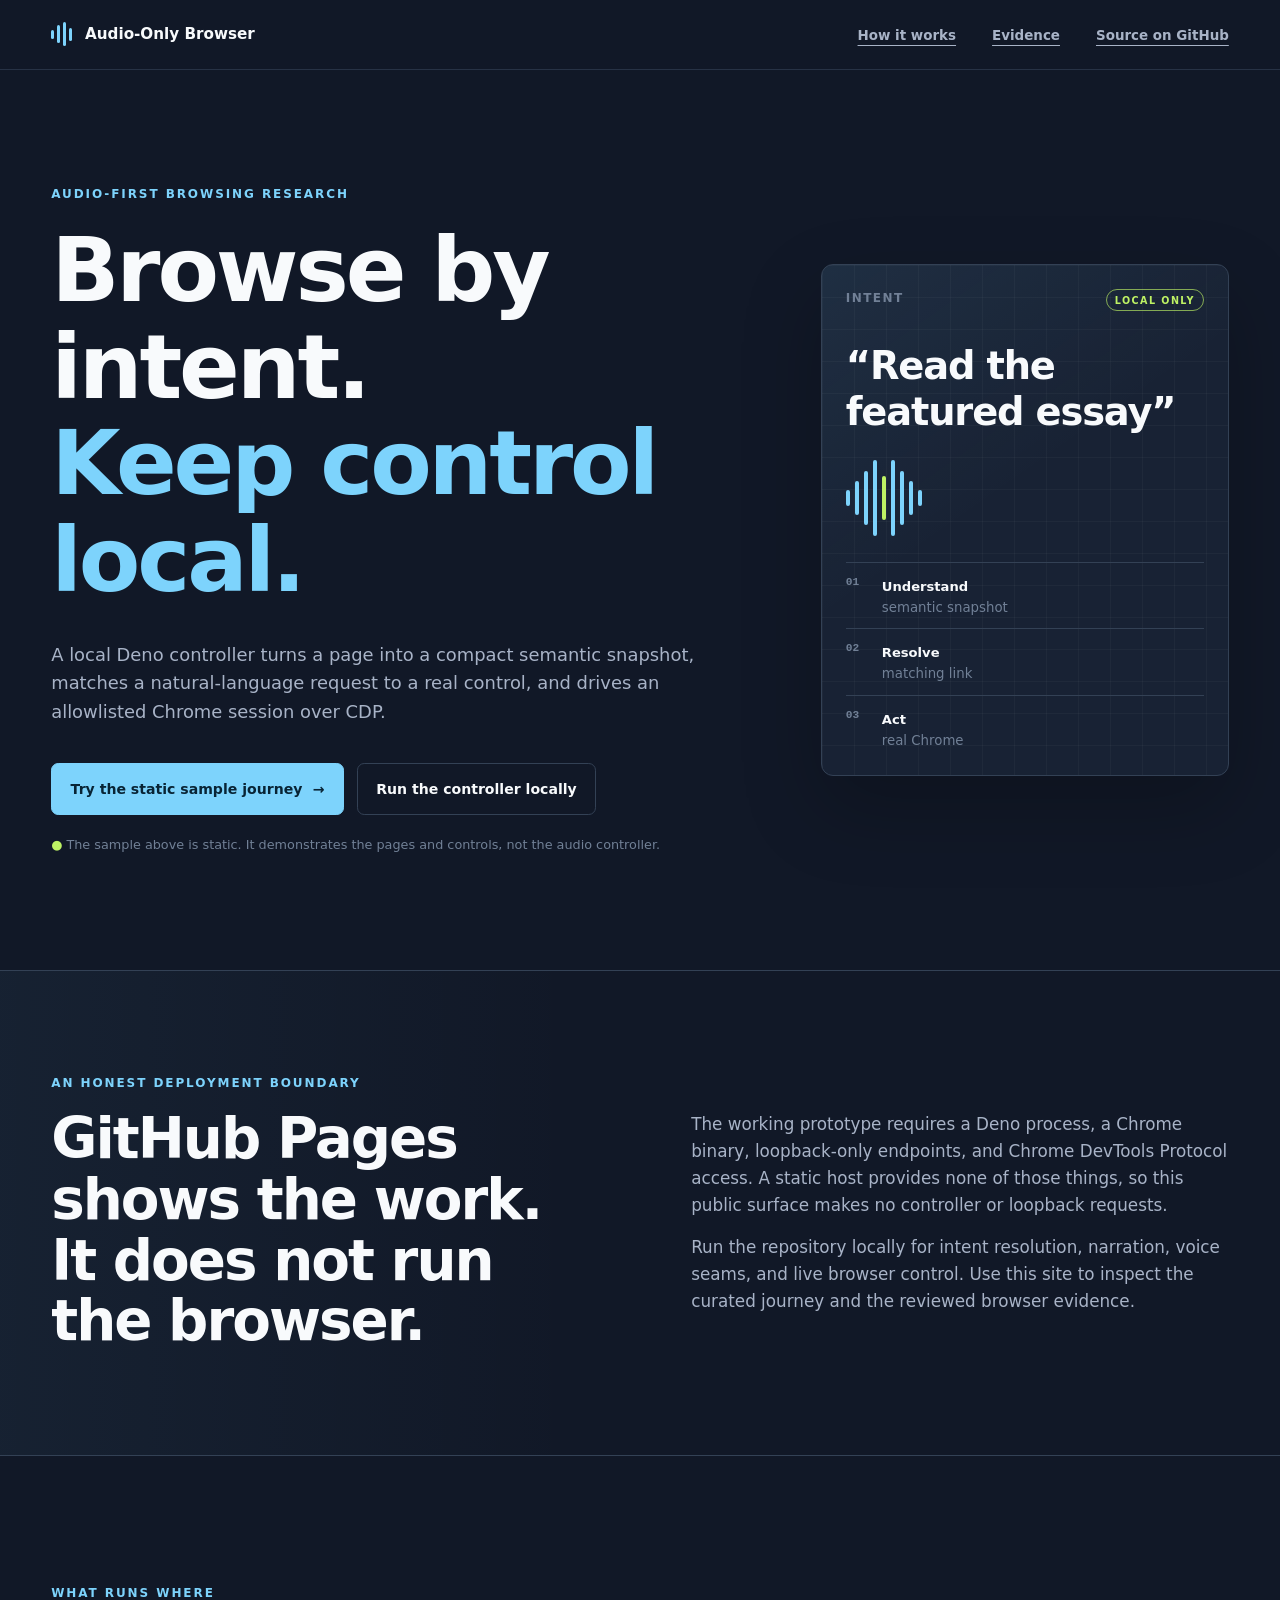
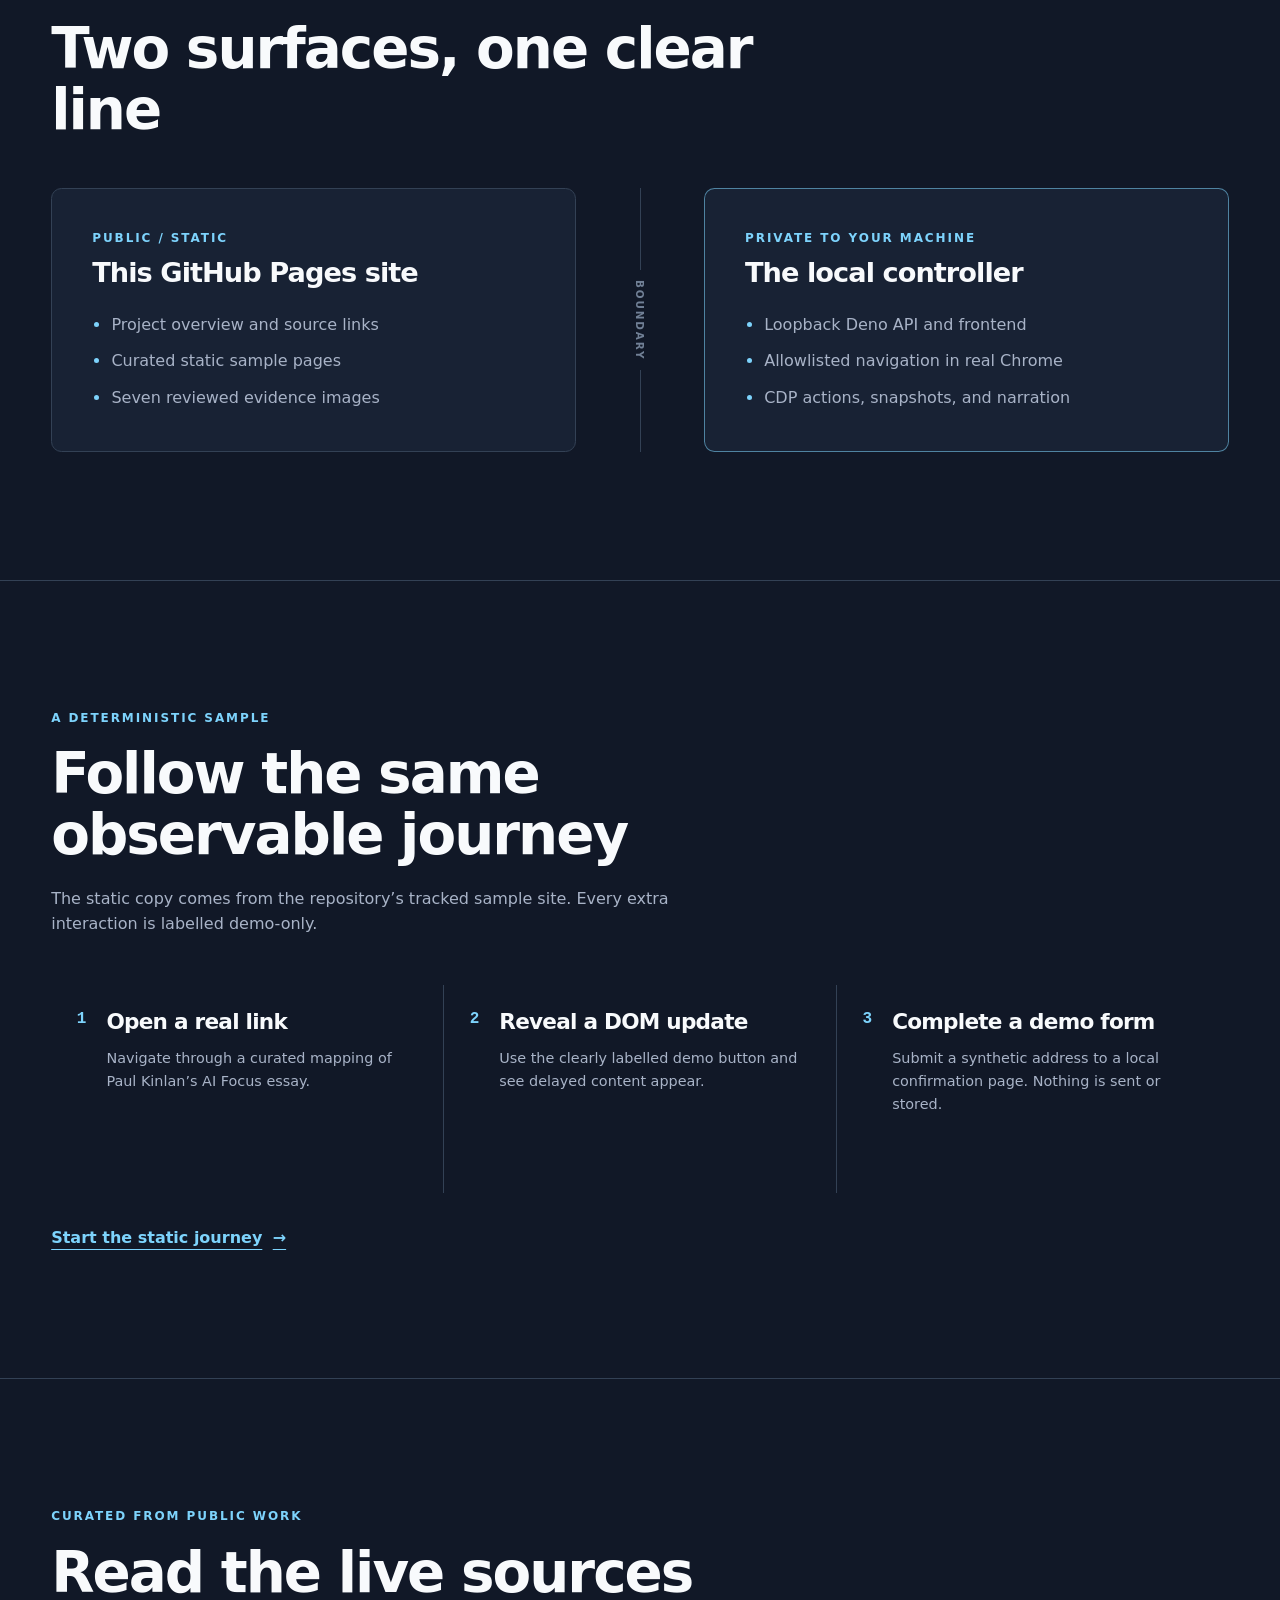
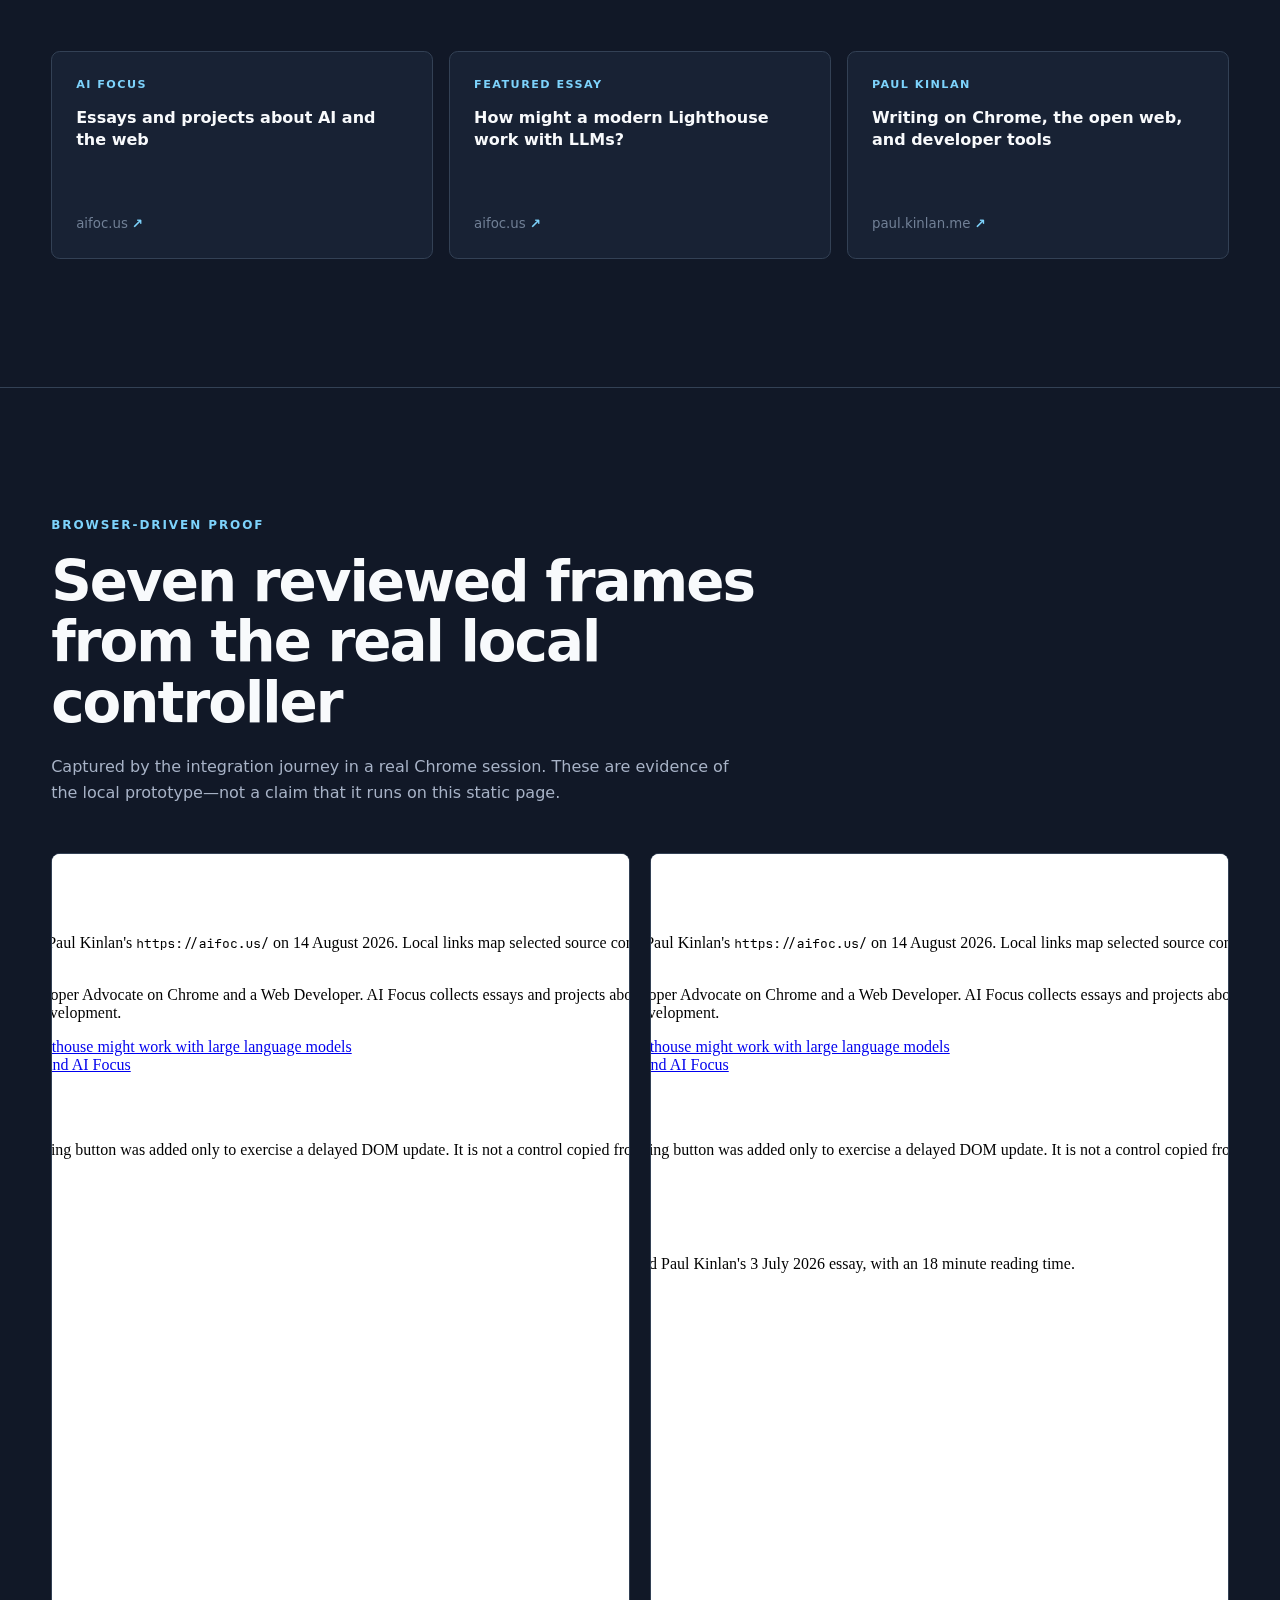
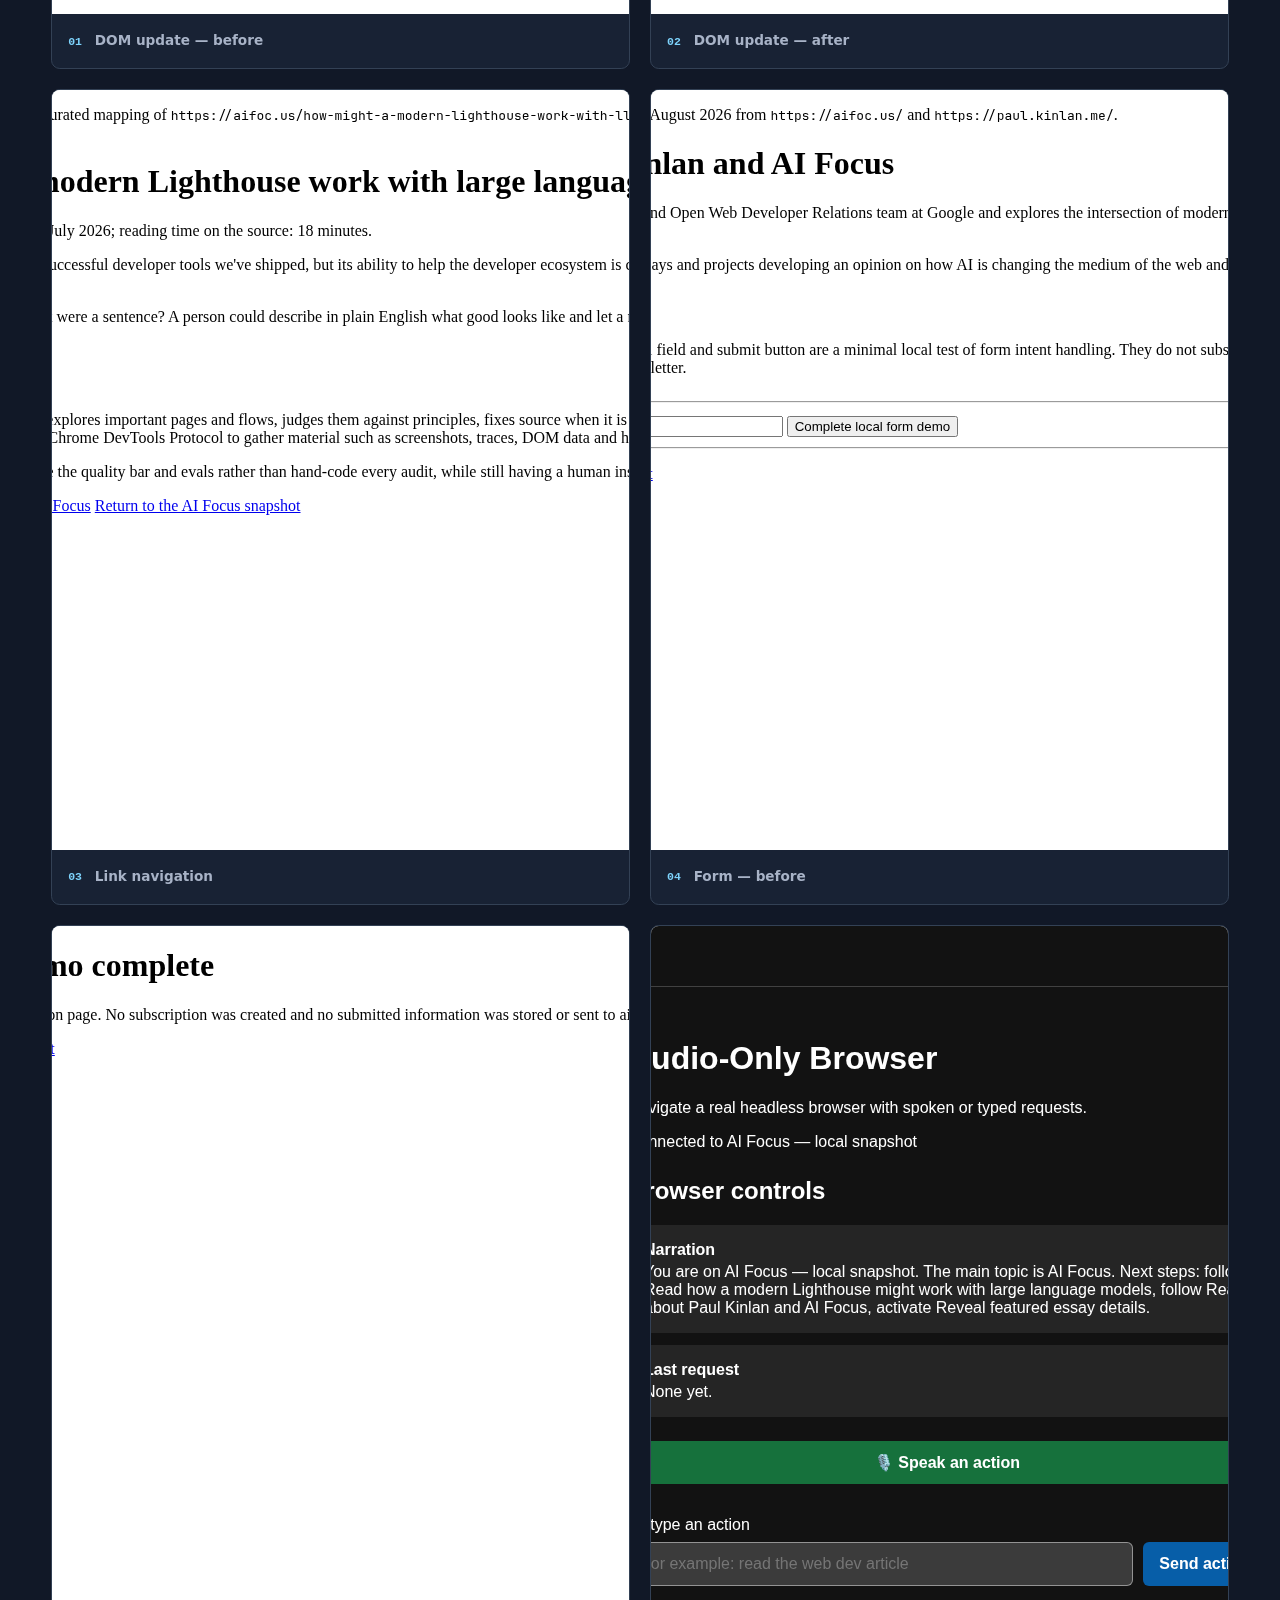
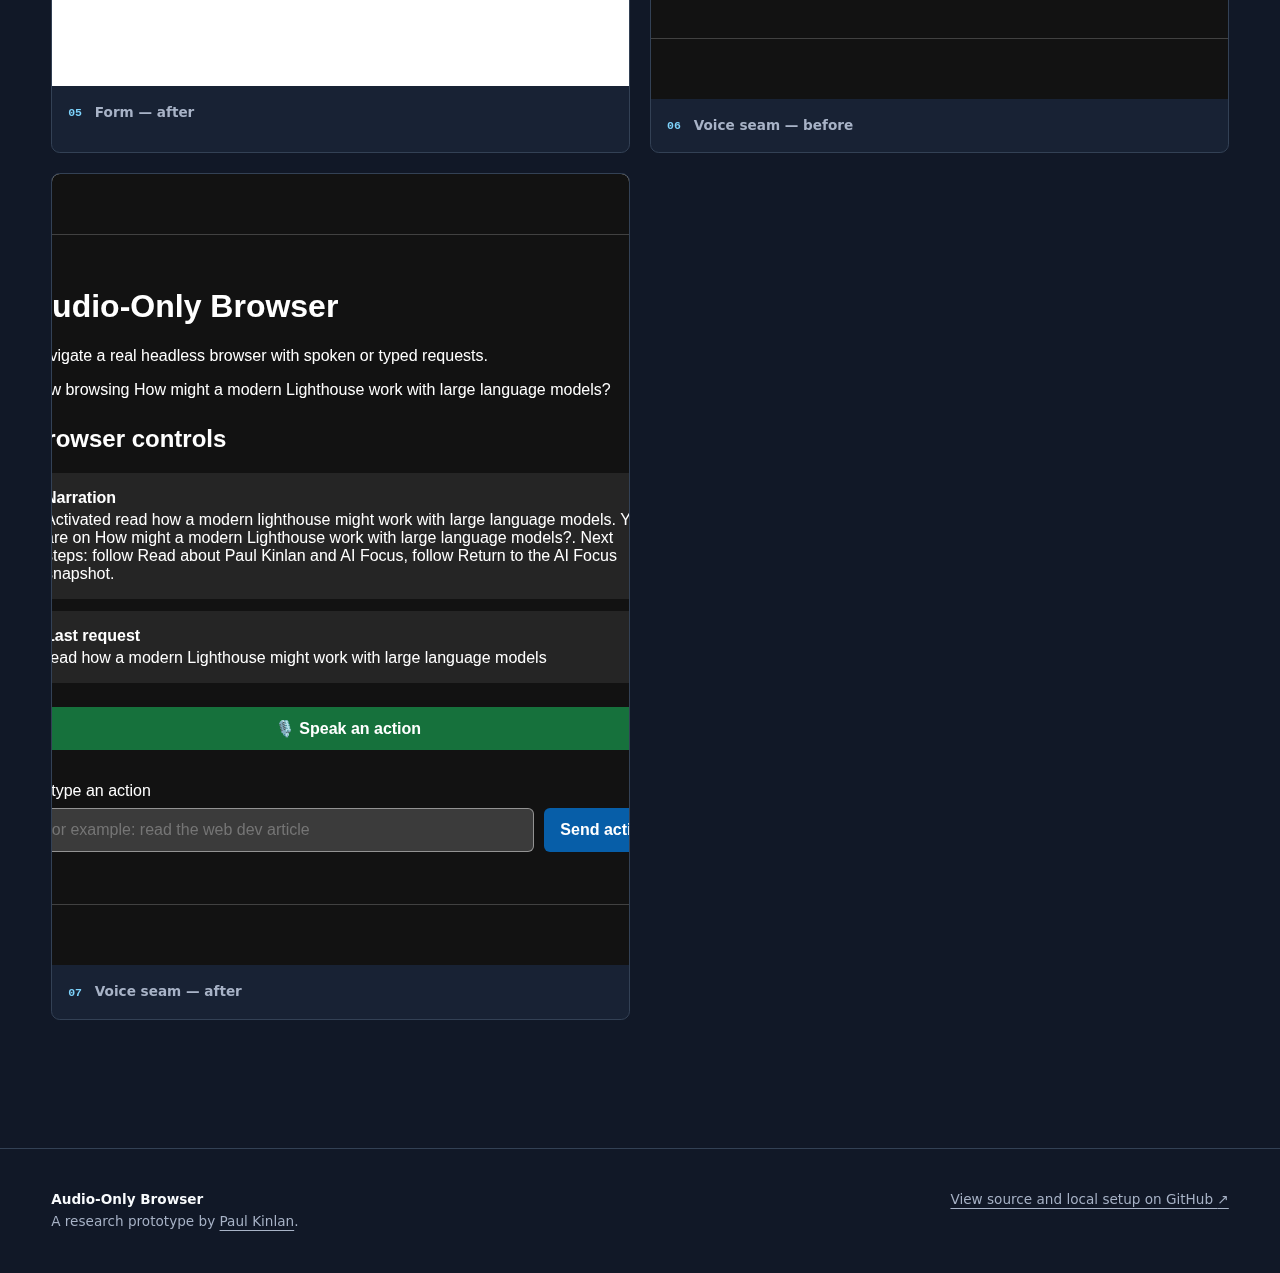
<file: docs/index.html>
<!DOCTYPE html>
<html lang="en-GB">
  <head>
    <meta charset="UTF-8">
    <meta name="viewport" content="width=device-width, initial-scale=1">
    <meta name="description" content="Audio-Only Browser is a local-only research prototype that drives an allowlisted Chrome session by intent. Explore its static sample and reviewed evidence.">
    <meta name="theme-color" content="#111827">
    <link rel="icon" href="data:image/svg+xml,%3Csvg xmlns='http://www.w3.org/2000/svg' viewBox='0 0 32 32'%3E%3Crect width='32' height='32' rx='8' fill='%23111827'/%3E%3Cpath d='M9 19v-6m5 10V9m5 12V11m5 7v-4' stroke='%237dd3fc' stroke-width='3' stroke-linecap='round'/%3E%3C/svg%3E">
    <link rel="stylesheet" href="./assets/site.css">
    <title>Audio-Only Browser — local control, public evidence</title>
  </head>
  <body>
    <a class="skip-link" href="#content">Skip to main content</a>
    <header class="site-header">
      <a class="brand" href="./" aria-label="Audio-Only Browser home">
        <span class="brand-mark" aria-hidden="true"><i></i><i></i><i></i><i></i></span>
        <span>Audio-Only Browser</span>
      </a>
      <nav aria-label="Primary">
        <ul>
          <li><a href="#boundary">How it works</a></li>
          <li><a id="view-evidence" href="#evidence">Evidence</a></li>
          <li><a href="https://github.com/PaulKinlan/audio-only-browser">Source on GitHub</a></li>
        </ul>
      </nav>
    </header>

    <main id="content" tabindex="-1">
      <section class="hero" aria-labelledby="hero-title">
        <div class="hero-copy">
          <p class="eyebrow">Audio-first browsing research</p>
          <h1 id="hero-title">Browse by intent.<br><span>Keep control local.</span></h1>
          <p class="lede">A local Deno controller turns a page into a compact semantic snapshot, matches a natural-language request to a real control, and drives an allowlisted Chrome session over CDP.</p>
          <div class="actions">
            <a class="button primary" id="try-static-sample" href="./sample/index.html">Try the static sample journey <span aria-hidden="true">→</span></a>
            <a class="button secondary" href="https://github.com/PaulKinlan/audio-only-browser#run-locally">Run the controller locally</a>
          </div>
          <p class="hero-note"><span aria-hidden="true">●</span> The sample above is static. It demonstrates the pages and controls, not the audio controller.</p>
        </div>
        <div class="signal-card" aria-label="Illustration of a request moving through the local controller">
          <div class="signal-topline"><span>Intent</span><span class="local-pill">Local only</span></div>
          <p class="intent">“Read the featured essay”</p>
          <div class="wave" aria-hidden="true">
            <i></i><i></i><i></i><i></i><i></i><i></i><i></i><i></i><i></i>
          </div>
          <ol class="signal-flow">
            <li><span>01</span><strong>Understand</strong><small>semantic snapshot</small></li>
            <li><span>02</span><strong>Resolve</strong><small>matching link</small></li>
            <li><span>03</span><strong>Act</strong><small>real Chrome</small></li>
          </ol>
        </div>
      </section>

      <section class="boundary" id="boundary" aria-labelledby="boundary-title">
        <div class="boundary-heading">
          <p class="eyebrow">An honest deployment boundary</p>
          <h2 id="boundary-title">GitHub Pages shows the work.<br>It does not run the browser.</h2>
        </div>
        <div class="boundary-copy">
          <p>The working prototype requires a Deno process, a Chrome binary, loopback-only endpoints, and Chrome DevTools Protocol access. A static host provides none of those things, so this public surface makes no controller or loopback requests.</p>
          <p>Run the repository locally for intent resolution, narration, voice seams, and live browser control. Use this site to inspect the curated journey and the reviewed browser evidence.</p>
        </div>
      </section>

      <section class="architecture" aria-labelledby="architecture-title">
        <div class="section-heading">
          <p class="eyebrow">What runs where</p>
          <h2 id="architecture-title">Two surfaces, one clear line</h2>
        </div>
        <div class="architecture-grid">
          <article>
            <p class="step">Public / static</p>
            <h3>This GitHub Pages site</h3>
            <ul>
              <li>Project overview and source links</li>
              <li>Curated static sample pages</li>
              <li>Seven reviewed evidence images</li>
            </ul>
          </article>
          <div class="boundary-line" aria-hidden="true"><span>Boundary</span></div>
          <article class="local-card">
            <p class="step">Private to your machine</p>
            <h3>The local controller</h3>
            <ul>
              <li>Loopback Deno API and frontend</li>
              <li>Allowlisted navigation in real Chrome</li>
              <li>CDP actions, snapshots, and narration</li>
            </ul>
          </article>
        </div>
      </section>

      <section class="journey" aria-labelledby="journey-title">
        <div class="section-heading">
          <p class="eyebrow">A deterministic sample</p>
          <h2 id="journey-title">Follow the same observable journey</h2>
          <p>The static copy comes from the repository’s tracked sample site. Every extra interaction is labelled demo-only.</p>
        </div>
        <ol class="journey-list">
          <li><span>1</span><div><h3>Open a real link</h3><p>Navigate through a curated mapping of Paul Kinlan’s AI Focus essay.</p></div></li>
          <li><span>2</span><div><h3>Reveal a DOM update</h3><p>Use the clearly labelled demo button and see delayed content appear.</p></div></li>
          <li><span>3</span><div><h3>Complete a demo form</h3><p>Submit a synthetic address to a local confirmation page. Nothing is sent or stored.</p></div></li>
        </ol>
        <a class="text-link" href="./sample/index.html">Start the static journey <span aria-hidden="true">→</span></a>
      </section>

      <section class="sources" aria-labelledby="sources-title">
        <div class="section-heading">
          <p class="eyebrow">Curated from public work</p>
          <h2 id="sources-title">Read the live sources</h2>
        </div>
        <div class="source-grid">
          <a href="https://aifoc.us/">
            <span>AI Focus</span>
            <strong>Essays and projects about AI and the web</strong>
            <small>aifoc.us <b aria-hidden="true">↗</b></small>
          </a>
          <a href="https://aifoc.us/how-might-a-modern-lighthouse-work-with-llms/">
            <span>Featured essay</span>
            <strong>How might a modern Lighthouse work with LLMs?</strong>
            <small>aifoc.us <b aria-hidden="true">↗</b></small>
          </a>
          <a href="https://paul.kinlan.me/">
            <span>Paul Kinlan</span>
            <strong>Writing on Chrome, the open web, and developer tools</strong>
            <small>paul.kinlan.me <b aria-hidden="true">↗</b></small>
          </a>
        </div>
      </section>

      <section class="evidence" id="evidence" aria-labelledby="evidence-title">
        <div class="section-heading">
          <p class="eyebrow">Browser-driven proof</p>
          <h2 id="evidence-title">Seven reviewed frames from the real local controller</h2>
          <p>Captured by the integration journey in a real Chrome session. These are evidence of the local prototype—not a claim that it runs on this static page.</p>
        </div>
        <div class="evidence-grid">
          <figure>
            <img src="./evidence/01-dom-before.png" alt="AI Focus sample before the demo-only details are revealed" width="1000" height="760" loading="lazy">
            <figcaption><span>01</span> DOM update — before</figcaption>
          </figure>
          <figure>
            <img src="./evidence/02-dom-after.png" alt="AI Focus sample after featured essay details appear" width="1000" height="760" loading="lazy">
            <figcaption><span>02</span> DOM update — after</figcaption>
          </figure>
          <figure>
            <img src="./evidence/03-navigation-after.png" alt="Curated modern Lighthouse essay after link navigation" width="1000" height="760" loading="lazy">
            <figcaption><span>03</span> Link navigation</figcaption>
          </figure>
          <figure>
            <img src="./evidence/04-form-before.png" alt="Demo-only email form before submission" width="1000" height="760" loading="lazy">
            <figcaption><span>04</span> Form — before</figcaption>
          </figure>
          <figure>
            <img src="./evidence/05-form-after.png" alt="Demo-only confirmation page after form submission" width="1000" height="760" loading="lazy">
            <figcaption><span>05</span> Form — after</figcaption>
          </figure>
          <figure>
            <img src="./evidence/06-voice-before.png" alt="Audio-Only Browser interface before a mocked speech recognition action" width="985" height="773" loading="lazy">
            <figcaption><span>06</span> Voice seam — before</figcaption>
          </figure>
          <figure>
            <img src="./evidence/07-voice-after.png" alt="Audio-Only Browser interface after a mocked speech recognition action navigates" width="985" height="791" loading="lazy">
            <figcaption><span>07</span> Voice seam — after</figcaption>
          </figure>
        </div>
      </section>
    </main>

    <footer>
      <div>
        <strong>Audio-Only Browser</strong>
        <p>A research prototype by <a href="https://paul.kinlan.me/">Paul Kinlan</a>.</p>
      </div>
      <p><a href="https://github.com/PaulKinlan/audio-only-browser">View source and local setup on GitHub <span aria-hidden="true">↗</span></a></p>
    </footer>
  </body>
</html>
</file>
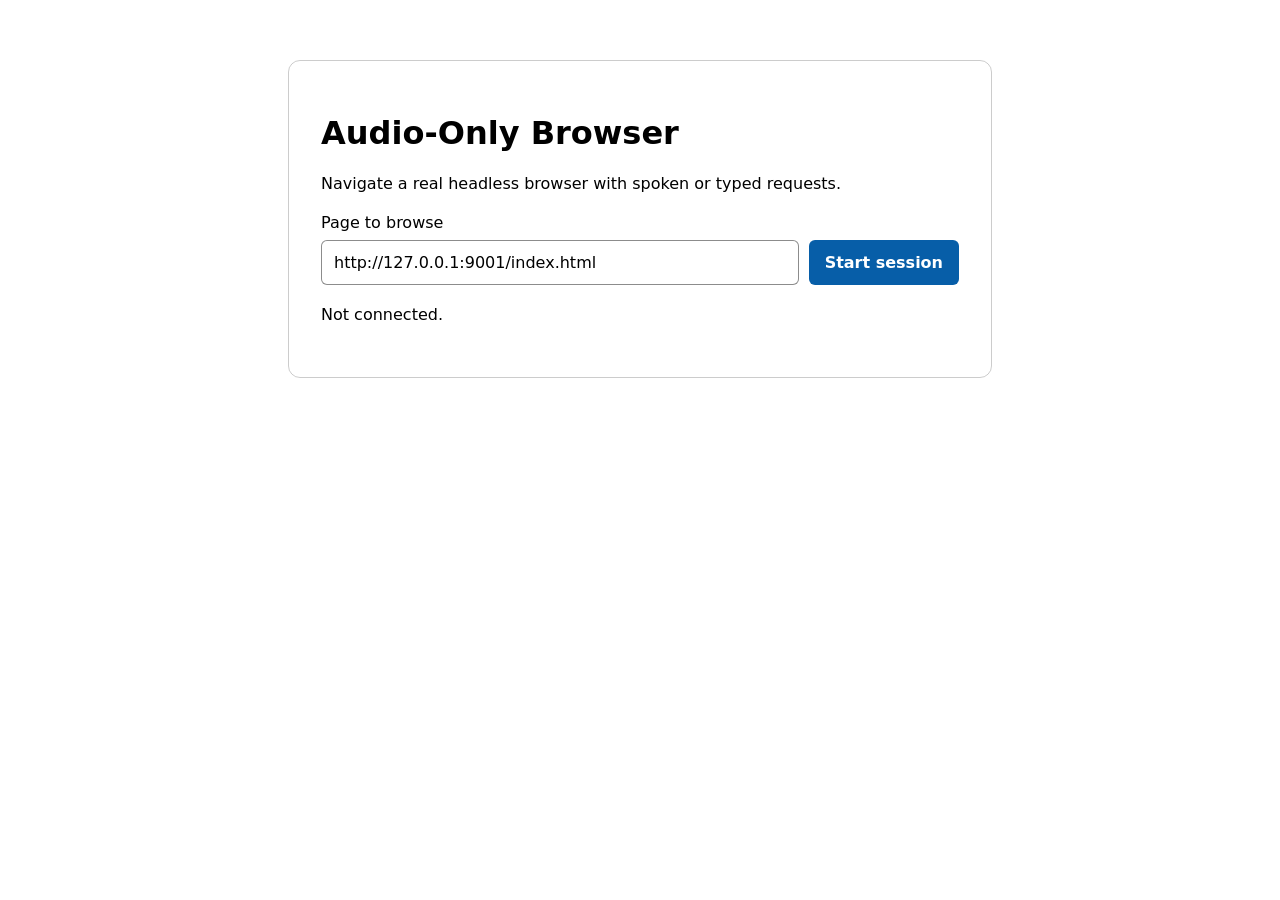
<file: frontend/index.html>
<!DOCTYPE html>
<html lang="en-GB">
  <head>
    <meta charset="UTF-8">
    <meta name="viewport" content="width=device-width, initial-scale=1">
    <meta name="description"
      content="Browse a real web page through spoken or typed natural-language actions.">
    <title>Audio-Only Browser</title>
    <link rel="stylesheet" href="style.css">
  </head>
  <body>
    <main class="container">
      <h1>Audio-Only Browser</h1>
      <p>Navigate a real headless browser with spoken or typed requests.</p>

      <div class="session-setup">
        <label for="target-url">Page to browse</label>
        <div class="input-row">
          <input type="url" id="target-url"
            value="http://127.0.0.1:9001/index.html" required>
          <button id="start-session" type="button">Start session</button>
        </div>
      </div>
      <p id="connection-status" role="status">Not connected.</p>

      <section class="interface" hidden
        aria-labelledby="browser-controls-title">
        <h2 id="browser-controls-title">Browser controls</h2>
        <div class="status-box" aria-live="polite">
          <strong>Narration</strong>
          <span id="narration-display">Waiting to start…</span>
        </div>

        <div class="transcript-box">
          <strong>Last request</strong>
          <span id="transcript-display">None yet.</span>
        </div>

        <button id="mic-btn" type="button" aria-pressed="false">
                <span aria-hidden="true">🎙️</span> Speak an action
            </button>

        <form id="intent-form">
          <label for="text-intent">Or type an action</label>
          <div class="input-row">
            <input id="text-intent" name="action" type="text"
              autocomplete="off"
              placeholder="For example: read the web dev article" required>
            <button type="submit">Send action</button>
          </div>
        </form>
      </section>
    </main>
    <script src="app.js"></script>
  </body>
</html>
</file>
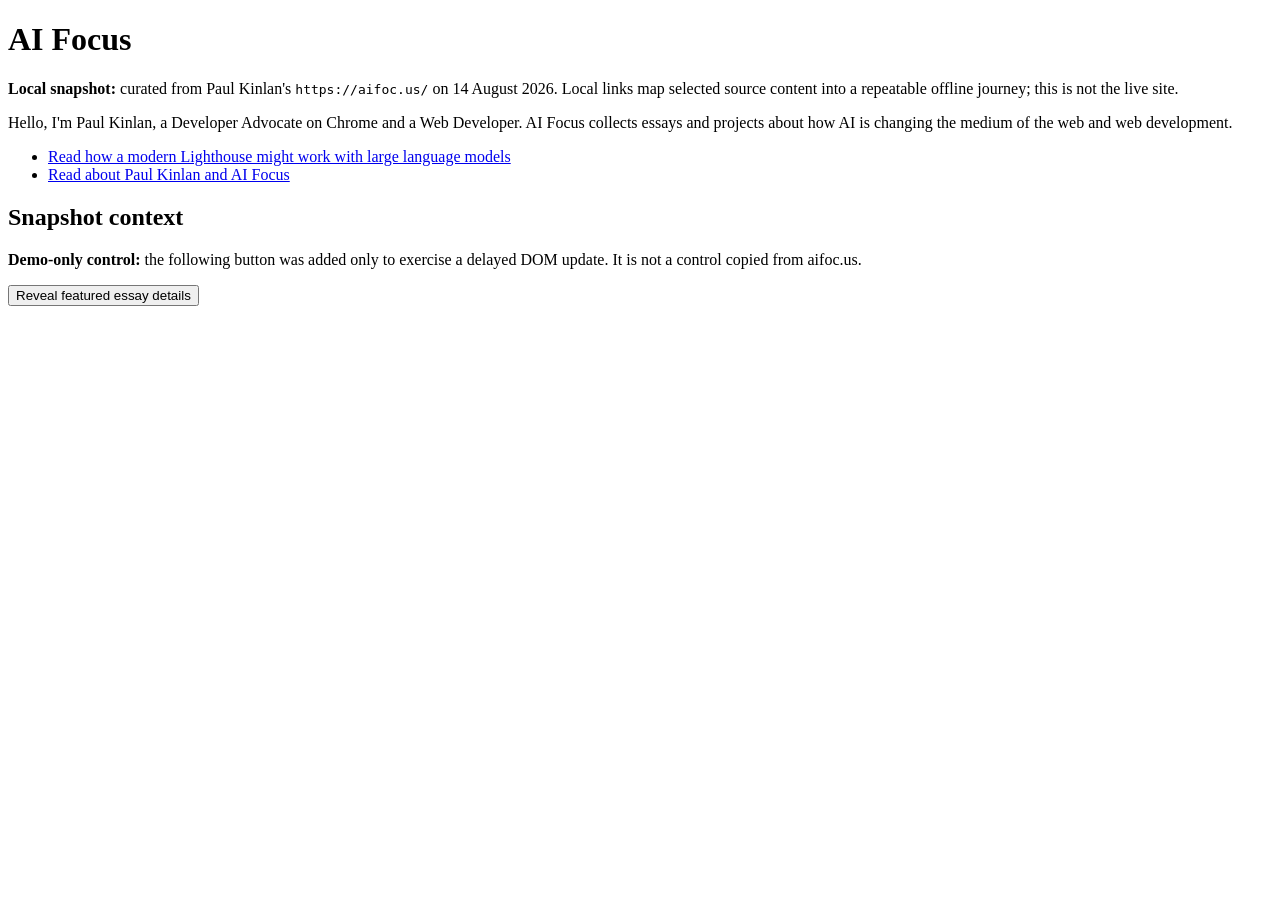
<file: sample-site/index.html>
<!DOCTYPE html>
<html lang="en-GB">
  <head>
    <meta charset="UTF-8">
    <meta name="viewport" content="width=device-width, initial-scale=1">
    <meta name="description"
      content="A dated local, curated snapshot of AI Focus content for the audio-only browser journey.">
    <link rel="icon"
      href="data:image/svg+xml,%3Csvg xmlns='http://www.w3.org/2000/svg' viewBox='0 0 32 32'%3E%3Crect width='32' height='32' rx='8' fill='%23111827'/%3E%3Cpath d='M9 19v-6m5 10V9m5 12V11m5 7v-4' stroke='%237dd3fc' stroke-width='3' stroke-linecap='round'/%3E%3C/svg%3E">
    <title>AI Focus — local snapshot</title>
  </head>
  <body>
    <header>
      <h1>AI Focus</h1>
      <p><strong>Local snapshot:</strong> curated from Paul Kinlan's
        <code>https://aifoc.us/</code> on <time datetime="2026-08-14">14 August 2026</time>.
        Local links map selected source content into a repeatable offline journey;
        this is not the live site.</p>
      <p>Hello, I'm Paul Kinlan, a Developer Advocate on Chrome and a Web
        Developer. AI Focus collects essays and projects about how AI is changing
        the medium of the web and web development.</p>
    </header>
    <main>
      <nav aria-label="Curated AI Focus journey">
        <ul>
          <li><a href="article.html">Read how a modern Lighthouse might work with large language models</a></li>
          <li><a href="about.html">Read about Paul Kinlan and AI Focus</a></li>
        </ul>
      </nav>
      <section aria-labelledby="snapshot-context-title">
        <h2 id="snapshot-context-title">Snapshot context</h2>
        <p><strong>Demo-only control:</strong> the following button was added only
          to exercise a delayed DOM update. It is not a control copied from
          aifoc.us.</p>
        <button id="reveal-context"
          type="button">Reveal featured essay details</button>
        <div id="snapshot-context" aria-live="polite"></div>
      </section>
    </main>
    <script>
    document.getElementById("reveal-context").addEventListener("click", (event) => {
      event.currentTarget.disabled = true;
      setTimeout(() => {
        document.getElementById("snapshot-context").innerHTML =
          "<h3>Featured essay details</h3><p>The captured homepage featured Paul Kinlan's 3 July 2026 essay, with an 18 minute reading time.</p>";
      }, 300);
    });
    </script>
  </body>
</html>
</file>
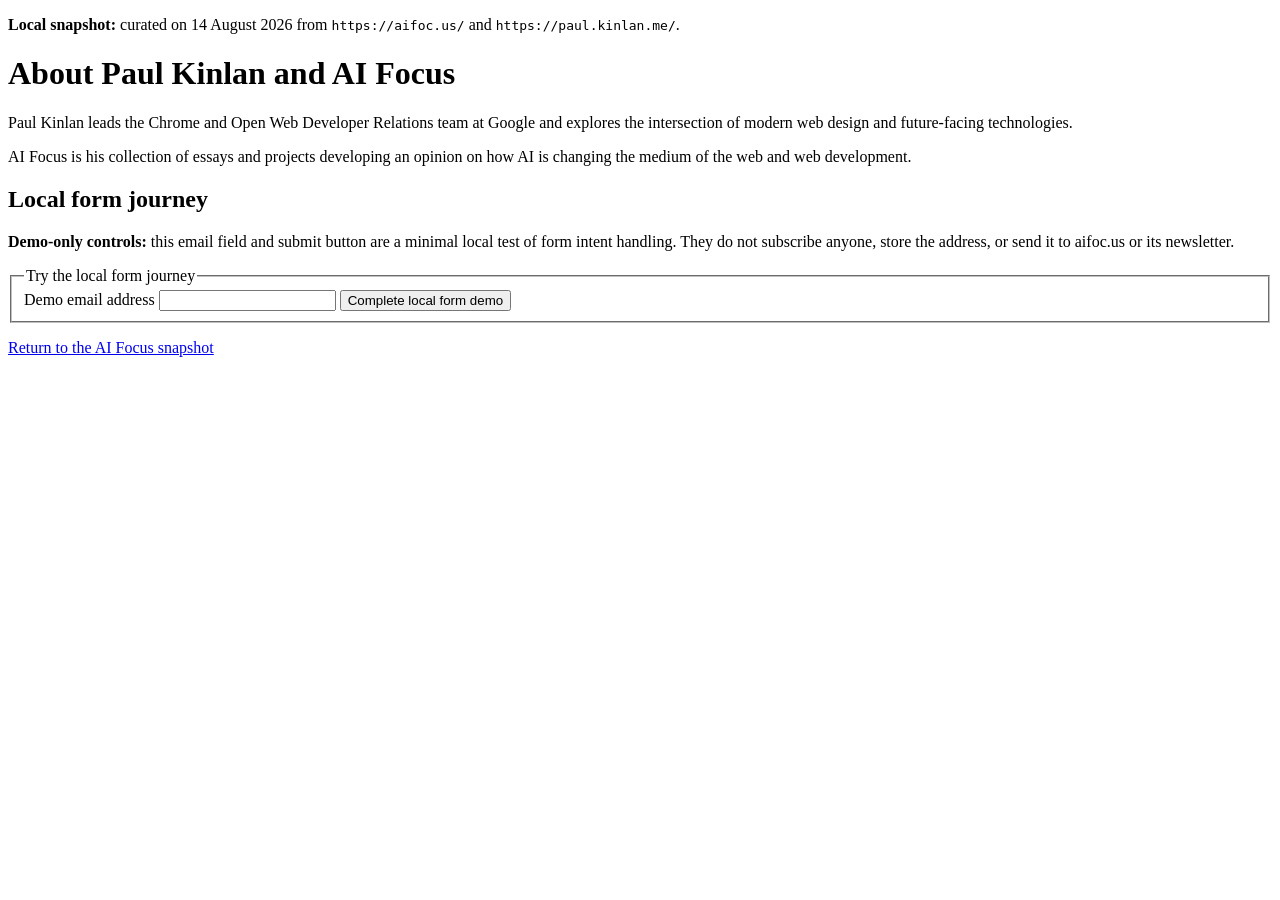
<file: sample-site/about.html>
<!DOCTYPE html>
<html lang="en-GB">
  <head>
    <meta charset="UTF-8">
    <meta name="viewport" content="width=device-width, initial-scale=1">
    <meta name="description"
      content="Curated author context from Paul Kinlan's sites plus a clearly labelled local form demo.">
    <link rel="icon"
      href="data:image/svg+xml,%3Csvg xmlns='http://www.w3.org/2000/svg' viewBox='0 0 32 32'%3E%3Crect width='32' height='32' rx='8' fill='%23111827'/%3E%3Cpath d='M9 19v-6m5 10V9m5 12V11m5 7v-4' stroke='%237dd3fc' stroke-width='3' stroke-linecap='round'/%3E%3C/svg%3E">
    <title>About Paul Kinlan and AI Focus — local snapshot</title>
  </head>
  <body>
    <main>
      <p><strong>Local snapshot:</strong> curated on
        <time datetime="2026-08-14">14 August 2026</time> from
        <code>https://aifoc.us/</code> and <code>https://paul.kinlan.me/</code>.</p>
      <h1>About Paul Kinlan and AI Focus</h1>
      <p>Paul Kinlan leads the Chrome and Open Web Developer Relations team at
        Google and explores the intersection of modern web design and
        future-facing technologies.</p>
      <p>AI Focus is his collection of essays and projects developing an opinion
        on how AI is changing the medium of the web and web development.</p>

      <section aria-labelledby="local-form-title">
        <h2 id="local-form-title">Local form journey</h2>
        <p><strong>Demo-only controls:</strong> this email field and submit button
          are a minimal local test of form intent handling. They do not subscribe
          anyone, store the address, or send it to aifoc.us or its newsletter.</p>
        <form action="subscribed.html" method="get"
          aria-label="Demo-only local email form">
          <fieldset>
            <legend>Try the local form journey</legend>
            <label for="demo-email">Demo email address</label>
            <input id="demo-email" type="email" name="email"
              autocomplete="off" required>
            <button type="submit">Complete local form demo</button>
          </fieldset>
        </form>
      </section>
      <p><a href="index.html">Return to the AI Focus snapshot</a></p>
    </main>
  </body>
</html>
</file>
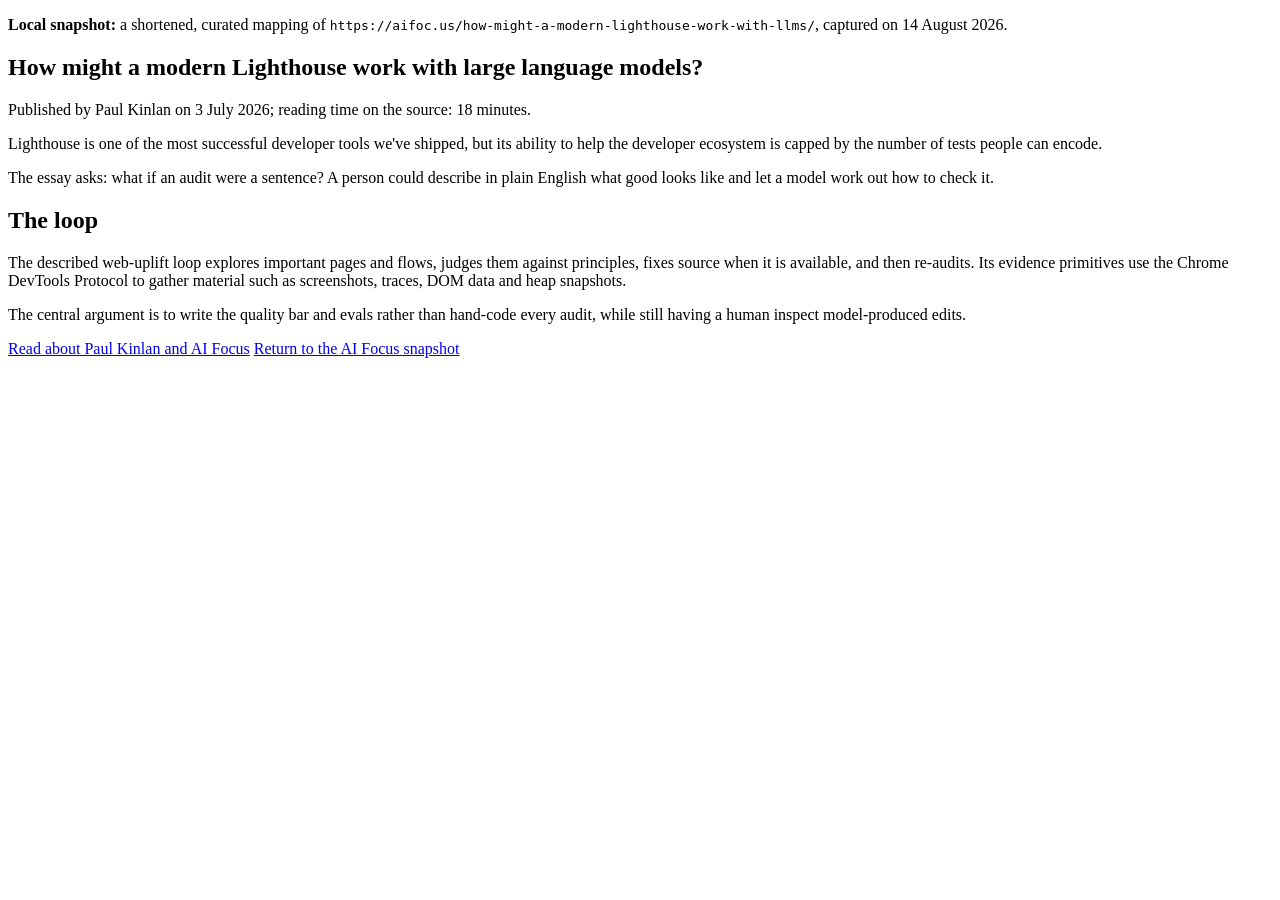
<file: sample-site/article.html>
<!DOCTYPE html>
<html lang="en-GB">
  <head>
    <meta charset="UTF-8">
    <meta name="viewport" content="width=device-width, initial-scale=1">
    <meta name="description"
      content="A curated local snapshot of Paul Kinlan's essay about Lighthouse and large language models.">
    <link rel="icon"
      href="data:image/svg+xml,%3Csvg xmlns='http://www.w3.org/2000/svg' viewBox='0 0 32 32'%3E%3Crect width='32' height='32' rx='8' fill='%23111827'/%3E%3Cpath d='M9 19v-6m5 10V9m5 12V11m5 7v-4' stroke='%237dd3fc' stroke-width='3' stroke-linecap='round'/%3E%3C/svg%3E">
    <title>How might a modern Lighthouse work with large language models?</title>
  </head>
  <body>
    <article>
      <p><strong>Local snapshot:</strong> a shortened, curated mapping of
        <code>https://aifoc.us/how-might-a-modern-lighthouse-work-with-llms/</code>,
        captured on <time datetime="2026-08-14">14 August 2026</time>.</p>
      <h1>How might a modern Lighthouse work with large language models?</h1>
      <p>Published by Paul Kinlan on <time datetime="2026-07-03">3 July 2026</time>;
        reading time on the source: 18 minutes.</p>
      <p>Lighthouse is one of the most successful developer tools we've shipped,
        but its ability to help the developer ecosystem is capped by the number
        of tests people can encode.</p>
      <p>The essay asks: what if an audit were a sentence? A person could describe
        in plain English what good looks like and let a model work out how to
        check it.</p>
      <h2>The loop</h2>
      <p>The described web-uplift loop explores important pages and flows, judges
        them against principles, fixes source when it is available, and then
        re-audits. Its evidence primitives use the Chrome DevTools Protocol to
        gather material such as screenshots, traces, DOM data and heap snapshots.</p>
      <p>The central argument is to write the quality bar and evals rather than
        hand-code every audit, while still having a human inspect model-produced
        edits.</p>
    </article>
    <nav aria-label="Continue curated journey">
      <a href="about.html">Read about Paul Kinlan and AI Focus</a>
      <a href="index.html">Return to the AI Focus snapshot</a>
    </nav>
  </body>
</html>
</file>
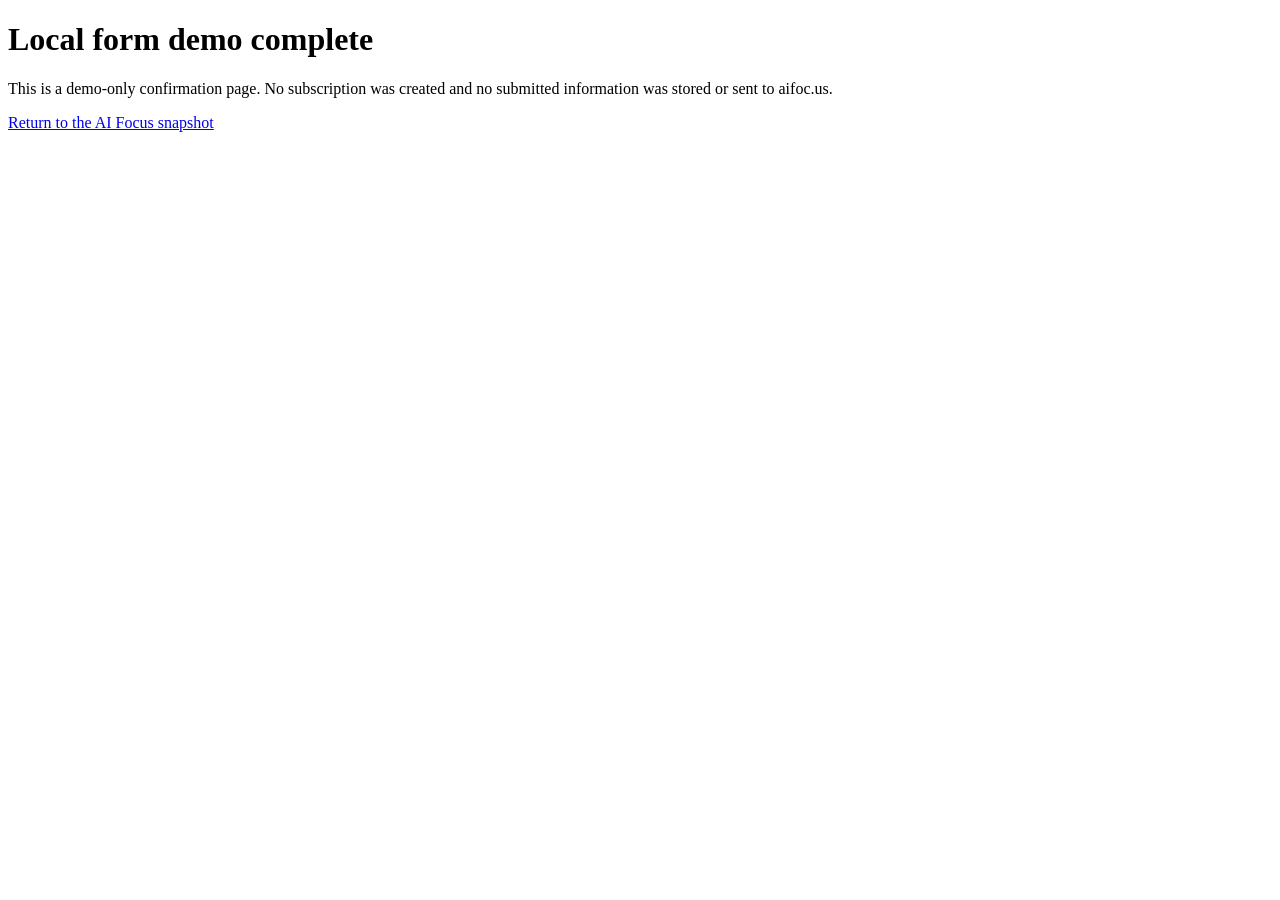
<file: sample-site/subscribed.html>
<!DOCTYPE html>
<html lang="en-GB">
  <head>
    <meta charset="UTF-8">
    <meta name="viewport" content="width=device-width, initial-scale=1">
    <meta name="description"
      content="Confirmation for the local demo-only form journey.">
    <link rel="icon"
      href="data:image/svg+xml,%3Csvg xmlns='http://www.w3.org/2000/svg' viewBox='0 0 32 32'%3E%3Crect width='32' height='32' rx='8' fill='%23111827'/%3E%3Cpath d='M9 19v-6m5 10V9m5 12V11m5 7v-4' stroke='%237dd3fc' stroke-width='3' stroke-linecap='round'/%3E%3C/svg%3E">
    <title>Local form demo complete</title>
  </head>
  <body>
    <main>
      <h1>Local form demo complete</h1>
      <p>This is a demo-only confirmation page. No subscription was created and
        no submitted information was stored or sent to aifoc.us.</p>
      <a href="index.html">Return to the AI Focus snapshot</a>
    </main>
  </body>
</html>
</file>
<file: docs/assets/site.css>
@layer reset, base, components;

@layer reset {
  *, *::before, *::after { box-sizing: border-box; }
  html { scroll-behavior: smooth; }
  body, h1, h2, h3, p, ol, ul, figure { margin: 0; }
  img { display: block; max-width: 100%; }
  button, input { font: inherit; }
}

@layer base {
  :root {
    color-scheme: dark;
    --ink: #f8fafc;
    --muted: #a8b3c7;
    --faint: #718096;
    --surface: #111827;
    --surface-raised: #182234;
    --surface-soft: #202c40;
    --line: #334155;
    --accent: #7dd3fc;
    --accent-strong: #38bdf8;
    --lime: #bef264;
    --page-gutter: clamp(1.25rem, 4vw, 4.5rem);
    --content: 76rem;
    font-family: Inter, ui-sans-serif, system-ui, -apple-system, BlinkMacSystemFont, "Segoe UI", sans-serif;
    font-synthesis: none;
  }

  body {
    min-width: 20rem;
    background: var(--surface);
    color: var(--ink);
    line-height: 1.6;
  }

  a { color: inherit; }

  :where(a, button, input):focus-visible {
    outline: 3px solid var(--lime);
    outline-offset: 4px;
  }

  .skip-link {
    position: fixed;
    z-index: 20;
    inset: 0 auto auto 0;
    translate: 0 -150%;
    padding: .75rem 1rem;
    background: var(--lime);
    color: #17220a;
    font-weight: 800;
    transition: translate 160ms ease;
  }

  .skip-link:focus { translate: 0; }

  h1, h2, h3 { line-height: 1.08; letter-spacing: -.035em; }
  h1 { font-size: clamp(3rem, 7vw, 6.6rem); }
  h2 { max-width: 18ch; font-size: clamp(2.15rem, 4.4vw, 4.2rem); }
  h3 { font-size: 1.35rem; }

  .eyebrow, .step {
    color: var(--accent);
    font-size: .75rem;
    font-weight: 800;
    letter-spacing: .16em;
    text-transform: uppercase;
  }
}

@layer components {
  .site-header {
    display: flex;
    align-items: center;
    justify-content: space-between;
    gap: 2rem;
    width: min(100%, calc(var(--content) + 2 * var(--page-gutter)));
    margin-inline: auto;
    padding: 1.35rem var(--page-gutter);
    border-bottom: 1px solid color-mix(in srgb, var(--line), transparent 35%);
  }

  .brand {
    display: inline-flex;
    align-items: center;
    gap: .8rem;
    font-size: .95rem;
    font-weight: 800;
    text-decoration: none;
  }

  .brand-mark {
    display: flex;
    align-items: center;
    gap: 3px;
    height: 1.5rem;
    color: var(--accent);
  }

  .brand-mark i { display: block; width: 3px; border-radius: 1rem; background: currentColor; }
  .brand-mark i:nth-child(1) { height: 35%; }
  .brand-mark i:nth-child(2) { height: 75%; }
  .brand-mark i:nth-child(3) { height: 100%; }
  .brand-mark i:nth-child(4) { height: 52%; }

  .site-header nav ul {
    display: flex;
    align-items: center;
    gap: clamp(1rem, 3vw, 2.25rem);
    padding: 0;
    list-style: none;
  }

  .site-header nav a {
    color: var(--muted);
    font-size: .84rem;
    font-weight: 700;
    text-underline-offset: .35em;
  }

  .site-header nav a:hover { color: var(--ink); }

  .hero,
  .boundary,
  .architecture,
  .journey,
  .sources,
  .evidence,
  footer {
    width: min(100%, calc(var(--content) + 2 * var(--page-gutter)));
    margin-inline: auto;
    padding-inline: var(--page-gutter);
  }

  .hero {
    display: grid;
    grid-template-columns: minmax(0, 1.25fr) minmax(19rem, .75fr);
    align-items: center;
    gap: clamp(3rem, 7vw, 7rem);
    min-height: 43rem;
    padding-block: clamp(4.5rem, 9vw, 8rem);
  }

  .hero h1 { margin-top: 1.1rem; }
  .hero h1 span { color: var(--accent); }

  .lede {
    max-width: 60ch;
    margin-top: 2rem;
    color: var(--muted);
    font-size: clamp(1.05rem, 1.4vw, 1.25rem);
  }

  .actions { display: flex; flex-wrap: wrap; gap: .8rem; margin-top: 2.25rem; }

  .button {
    display: inline-flex;
    align-items: center;
    justify-content: center;
    gap: .65rem;
    min-height: 3.25rem;
    padding: .75rem 1.15rem;
    border: 1px solid var(--line);
    border-radius: .45rem;
    font-size: .88rem;
    font-weight: 800;
    text-decoration: none;
  }

  .button.primary { border-color: var(--accent); background: var(--accent); color: #082435; }
  .button.primary:hover { background: #bae6fd; }
  .button.secondary:hover { border-color: var(--accent); }

  .hero-note { margin-top: 1.25rem; color: var(--faint); font-size: .8rem; }
  .hero-note span { color: var(--lime); }

  .signal-card {
    position: relative;
    overflow: hidden;
    padding: 1.5rem;
    border: 1px solid var(--line);
    border-radius: .75rem;
    background:
      linear-gradient(145deg, color-mix(in srgb, var(--accent), transparent 93%), transparent 45%),
      var(--surface-raised);
    box-shadow: 0 2rem 5rem rgb(0 0 0 / 22%);
  }

  .signal-card::before {
    position: absolute;
    inset: 0;
    background-image: linear-gradient(rgb(255 255 255 / 3%) 1px, transparent 1px), linear-gradient(90deg, rgb(255 255 255 / 3%) 1px, transparent 1px);
    background-size: 2rem 2rem;
    content: "";
    pointer-events: none;
  }

  .signal-card > * { position: relative; }
  .signal-topline { display: flex; justify-content: space-between; color: var(--faint); font-size: .75rem; font-weight: 800; letter-spacing: .12em; text-transform: uppercase; }
  .local-pill { padding: .15rem .5rem; border: 1px solid color-mix(in srgb, var(--lime), transparent 35%); border-radius: 10rem; color: var(--lime); font-size: .6rem; }
  .intent { max-width: 18ch; margin-top: 2rem; font-size: clamp(1.7rem, 3vw, 2.4rem); font-weight: 650; line-height: 1.18; letter-spacing: -.03em; }

  .wave { display: flex; align-items: center; gap: 5px; height: 5rem; margin-block: 1.5rem; color: var(--accent); }
  .wave i { width: 4px; height: 20%; border-radius: 2rem; background: currentColor; }
  .wave i:nth-child(2), .wave i:nth-child(8) { height: 42%; }
  .wave i:nth-child(3), .wave i:nth-child(7) { height: 68%; }
  .wave i:nth-child(4), .wave i:nth-child(6) { height: 95%; }
  .wave i:nth-child(5) { height: 55%; background: var(--lime); }

  .signal-flow { display: grid; gap: .65rem; padding: 0; list-style: none; }
  .signal-flow li { display: grid; grid-template-columns: 2.25rem 1fr; padding-top: .8rem; border-top: 1px solid var(--line); }
  .signal-flow span { grid-row: span 2; color: var(--faint); font: 700 .7rem ui-monospace, monospace; }
  .signal-flow strong { font-size: .82rem; }
  .signal-flow small { color: var(--faint); }

  .boundary {
    display: grid;
    grid-template-columns: 1fr 1fr;
    gap: clamp(2rem, 8vw, 8rem);
    padding-block: clamp(4rem, 8vw, 7rem);
    border-block: 1px solid var(--line);
    background: linear-gradient(90deg, color-mix(in srgb, var(--accent), transparent 95%), transparent 45%);
  }

  .boundary h2, .section-heading h2 { margin-top: 1rem; }
  .boundary-copy { display: grid; align-content: center; gap: 1rem; max-width: 62ch; color: var(--muted); font-size: 1.05rem; }

  .architecture, .journey, .sources, .evidence { padding-block: clamp(5rem, 10vw, 9rem); }
  .section-heading > p:last-child { max-width: 67ch; margin-top: 1.25rem; color: var(--muted); }

  .architecture-grid {
    display: grid;
    grid-template-columns: 1fr 5rem 1fr;
    gap: 1.5rem;
    margin-top: 3rem;
  }

  .architecture-grid article {
    padding: clamp(1.5rem, 4vw, 2.5rem);
    border: 1px solid var(--line);
    border-radius: .65rem;
    background: var(--surface-raised);
  }

  .architecture-grid .local-card { border-color: color-mix(in srgb, var(--accent), transparent 45%); }
  .architecture-grid h3 { margin-top: .6rem; font-size: 1.7rem; }
  .architecture-grid ul { display: grid; gap: .7rem; margin-top: 1.5rem; padding-left: 1.2rem; color: var(--muted); }
  .architecture-grid li::marker { color: var(--accent); }
  .boundary-line { display: grid; place-items: center; color: var(--faint); font-size: .65rem; font-weight: 800; letter-spacing: .18em; text-transform: uppercase; }
  .boundary-line::before { width: 1px; height: 100%; background: var(--line); content: ""; }
  .boundary-line span { position: absolute; padding: .6rem 0; background: var(--surface); writing-mode: vertical-rl; }

  .journey { border-block: 1px solid var(--line); }
  .journey-list { display: grid; grid-template-columns: repeat(3, 1fr); gap: 1px; margin-top: 3rem; padding: 0; background: var(--line); list-style: none; }
  .journey-list li { display: flex; gap: 1.25rem; min-height: 13rem; padding: 1.6rem; background: var(--surface); }
  .journey-list > li > span { flex: none; color: var(--accent); font: 700 1rem ui-monospace, monospace; }
  .journey-list p { margin-top: .85rem; color: var(--muted); font-size: .9rem; }
  .text-link { display: inline-flex; gap: .65rem; margin-top: 2rem; color: var(--accent); font-weight: 800; text-underline-offset: .35em; }

  .source-grid { display: grid; grid-template-columns: repeat(3, 1fr); gap: 1rem; margin-top: 3rem; }
  .source-grid a { display: flex; flex-direction: column; min-height: 13rem; padding: 1.5rem; border: 1px solid var(--line); border-radius: .55rem; background: var(--surface-raised); text-decoration: none; transition: translate 150ms ease, border-color 150ms ease; }
  .source-grid a:hover { translate: 0 -.25rem; border-color: var(--accent); }
  .source-grid span { color: var(--accent); font-size: .7rem; font-weight: 800; letter-spacing: .13em; text-transform: uppercase; }
  .source-grid strong { margin-top: .8rem; line-height: 1.35; }
  .source-grid small { margin-top: auto; color: var(--faint); }
  .source-grid b { color: var(--accent); }

  .evidence { border-top: 1px solid var(--line); }
  .evidence-grid { display: grid; grid-template-columns: repeat(2, 1fr); gap: 1.25rem; margin-top: 3rem; }
  .evidence-grid figure { overflow: hidden; border: 1px solid var(--line); border-radius: .55rem; background: var(--surface-raised); }
  .evidence-grid img { width: 100%; aspect-ratio: 1000 / 760; object-fit: cover; object-position: top; background: #fff; }
  .evidence-grid figure:nth-child(6) img { aspect-ratio: 985 / 773; }
  .evidence-grid figure:nth-child(7) img { aspect-ratio: 985 / 791; }
  .evidence-grid figcaption { display: flex; align-items: center; gap: .8rem; padding: 1rem; color: var(--muted); font-size: .85rem; font-weight: 700; }
  .evidence-grid figcaption span { color: var(--accent); font: 700 .72rem ui-monospace, monospace; }

  footer { display: flex; justify-content: space-between; gap: 2rem; padding-block: 2.5rem; border-top: 1px solid var(--line); color: var(--muted); font-size: .85rem; }
  footer strong { color: var(--ink); }
  footer a { text-underline-offset: .3em; }

  @media (max-width: 52rem) {
    .site-header { align-items: flex-start; }
    .site-header nav li:not(:last-child) { display: none; }
    .hero, .boundary { grid-template-columns: 1fr; }
    .hero { min-height: auto; }
    .signal-card { max-width: 32rem; }
    .architecture-grid { grid-template-columns: 1fr; }
    .boundary-line { height: 3rem; }
    .boundary-line::before { width: 100%; height: 1px; }
    .boundary-line span { padding: 0 .6rem; writing-mode: initial; }
    .journey-list, .source-grid { grid-template-columns: 1fr; }
    .journey-list li { min-height: auto; }
  }

  @media (max-width: 38rem) {
    .brand span:last-child { max-width: 9ch; line-height: 1.15; }
    .site-header nav a { max-width: 11ch; text-align: right; }
    .actions { align-items: stretch; flex-direction: column; }
    .evidence-grid { grid-template-columns: 1fr; }
    footer { flex-direction: column; }
  }

  @media (prefers-reduced-motion: reduce) {
    html { scroll-behavior: auto; }
    *, *::before, *::after { scroll-behavior: auto !important; transition-duration: .01ms !important; }
  }
}
</file>
<file: frontend/style.css>
:root {
  color-scheme: light dark;
  font-family: system-ui, sans-serif;
  background: Canvas;
  color: CanvasText;
}

body {
  max-width: 44rem;
  margin: 2.5rem auto;
  padding: 1.25rem;
}

[hidden] {
  display: none !important;
}

.container {
  padding: clamp(1.25rem, 5vw, 2rem);
  border: 1px solid color-mix(in srgb, CanvasText 20%, transparent);
  border-radius: 0.75rem;
}

.session-setup,
#intent-form {
  display: grid;
  gap: 0.5rem;
  margin-block: 1.25rem;
}

.input-row {
  display: flex;
  flex-wrap: wrap;
  gap: 0.625rem;
}

input {
  flex: 1 1 18rem;
  min-width: 0;
  padding: 0.75rem;
  font: inherit;
  border: 1px solid color-mix(in srgb, CanvasText 45%, transparent);
  border-radius: 0.375rem;
  background: Field;
  color: FieldText;
}

button {
  padding: 0.75rem 1rem;
  font: inherit;
  font-weight: 650;
  cursor: pointer;
  color: white;
  background: #075ea8;
  border: 0;
  border-radius: 0.375rem;
}

button:focus-visible,
input:focus-visible {
  outline: 0.2rem solid #f0a000;
  outline-offset: 0.15rem;
}

button:disabled,
input:disabled {
  cursor: wait;
  opacity: 0.65;
}

#mic-btn {
  width: 100%;
  margin-block: 0.75rem;
  background: #16713c;
}

#mic-btn.listening {
  background: #aa2430;
}

.status-box,
.transcript-box {
  display: grid;
  gap: 0.25rem;
  margin-block: 0.75rem;
  padding: 1rem;
  background: color-mix(in srgb, CanvasText 8%, Canvas);
  border-radius: 0.375rem;
}

#connection-status {
  min-height: 1.5em;
}

@media (prefers-reduced-motion: reduce) {
  *,
  *::before,
  *::after {
    scroll-behavior: auto !important;
    transition-duration: 0.01ms !important;
    animation-duration: 0.01ms !important;
  }
}

@media (forced-colors: active) {
  button {
    border: 1px solid ButtonText;
  }
}
</file>
